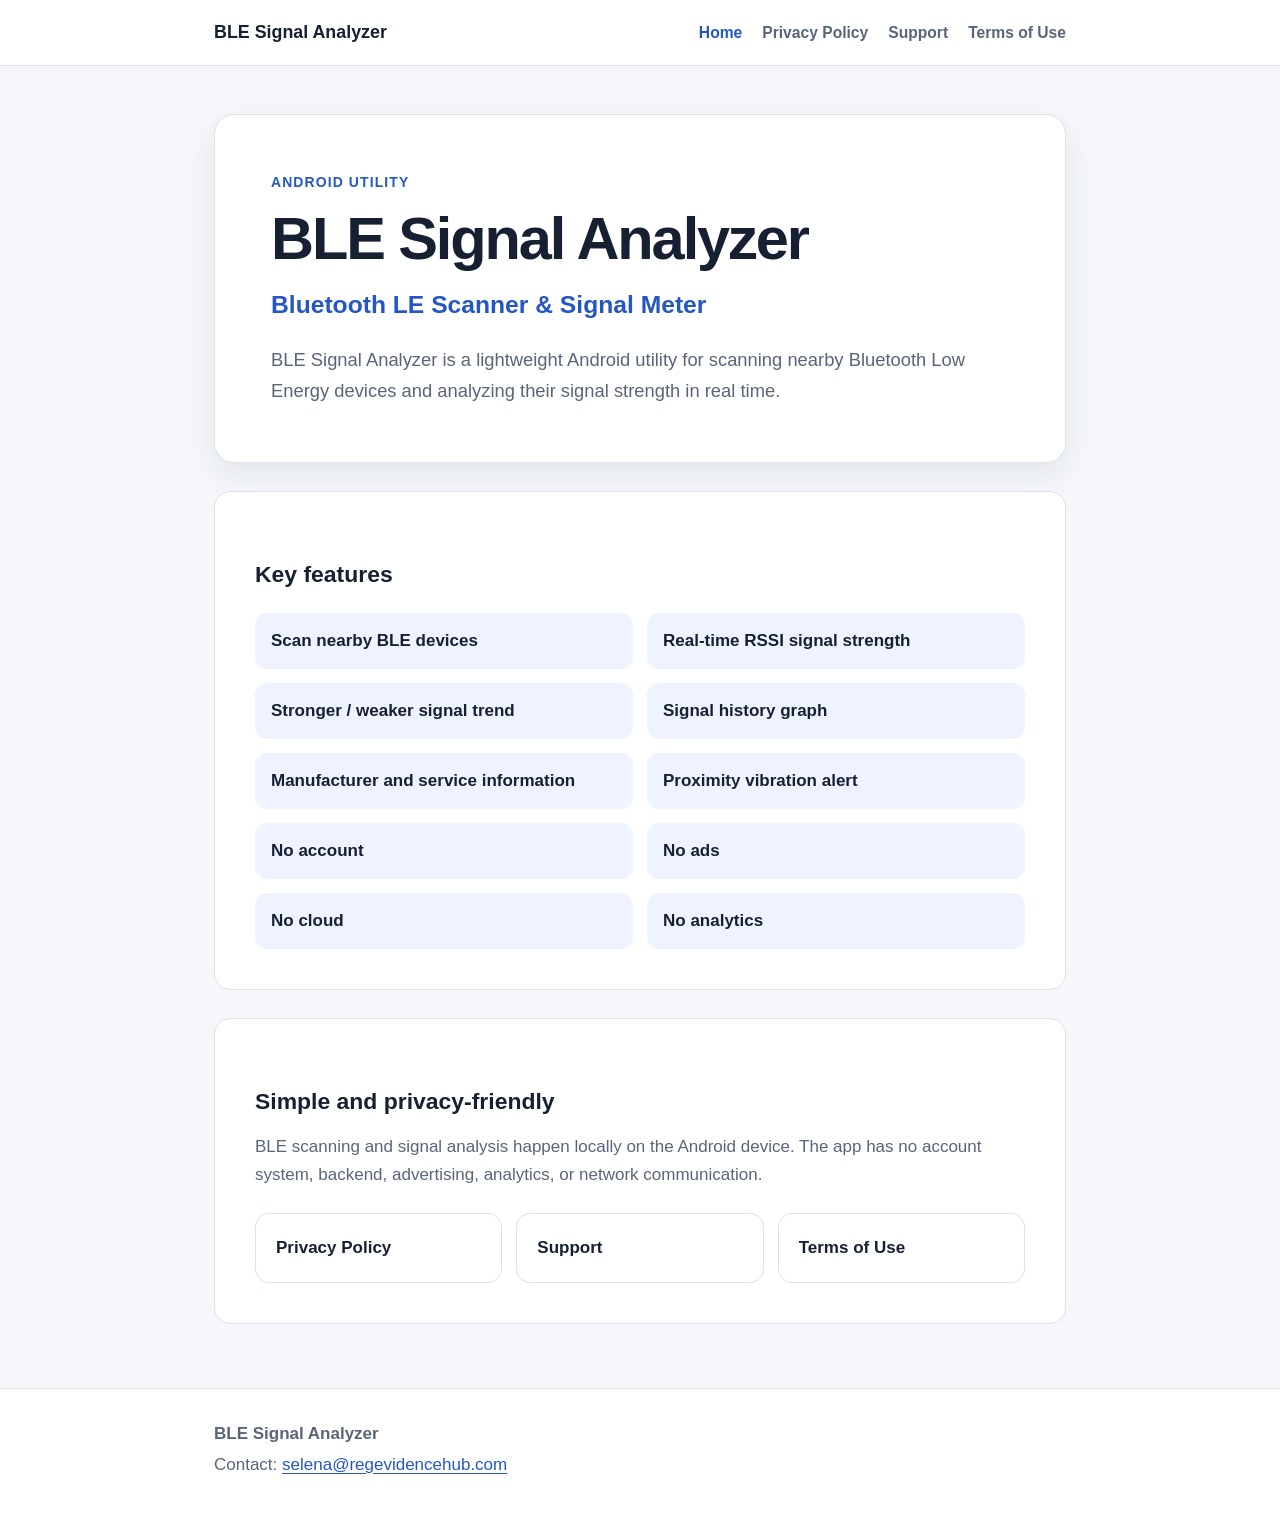
<file: docs/index.html>
<!doctype html>
<html lang="en">
<head>
    <meta charset="utf-8">
    <meta name="viewport" content="width=device-width, initial-scale=1">
    <meta name="description" content="BLE Signal Analyzer is a local Android utility for scanning nearby Bluetooth Low Energy devices and analyzing relative RSSI changes.">
    <title>BLE Signal Analyzer</title>
    <link rel="stylesheet" href="style.css">
</head>
<body>
    <header class="site-header">
        <div class="nav-wrap">
            <a class="brand" href="index.html">BLE Signal Analyzer</a>
            <nav class="site-nav" aria-label="Primary navigation">
                <a href="index.html" aria-current="page">Home</a>
                <a href="privacy.html">Privacy Policy</a>
                <a href="support.html">Support</a>
                <a href="terms.html">Terms of Use</a>
            </nav>
        </div>
    </header>

    <main>
        <section class="hero">
            <p class="eyebrow">Android utility</p>
            <h1>BLE Signal Analyzer</h1>
            <p class="subtitle">Bluetooth LE Scanner &amp; Signal Meter</p>
            <p class="lead">BLE Signal Analyzer is a lightweight Android utility for scanning nearby Bluetooth Low Energy devices and analyzing their signal strength in real time.</p>
        </section>

        <section class="content-card" aria-labelledby="features-title">
            <h2 id="features-title">Key features</h2>
            <ul class="feature-grid">
                <li>Scan nearby BLE devices</li>
                <li>Real-time RSSI signal strength</li>
                <li>Stronger / weaker signal trend</li>
                <li>Signal history graph</li>
                <li>Manufacturer and service information</li>
                <li>Proximity vibration alert</li>
                <li>No account</li>
                <li>No ads</li>
                <li>No cloud</li>
                <li>No analytics</li>
            </ul>
        </section>

        <section class="content-card" aria-labelledby="privacy-title">
            <h2 id="privacy-title">Simple and privacy-friendly</h2>
            <p>BLE scanning and signal analysis happen locally on the Android device. The app has no account system, backend, advertising, analytics, or network communication.</p>
            <div class="page-links">
                <a class="page-link" href="privacy.html">Privacy Policy</a>
                <a class="page-link" href="support.html">Support</a>
                <a class="page-link" href="terms.html">Terms of Use</a>
            </div>
        </section>
    </main>

    <footer class="site-footer">
        <div class="footer-wrap">
            <p><strong>BLE Signal Analyzer</strong></p>
            <p>Contact: <a href="mailto:selena@regevidencehub.com">selena@regevidencehub.com</a></p>
        </div>
    </footer>
</body>
</html>
</file>
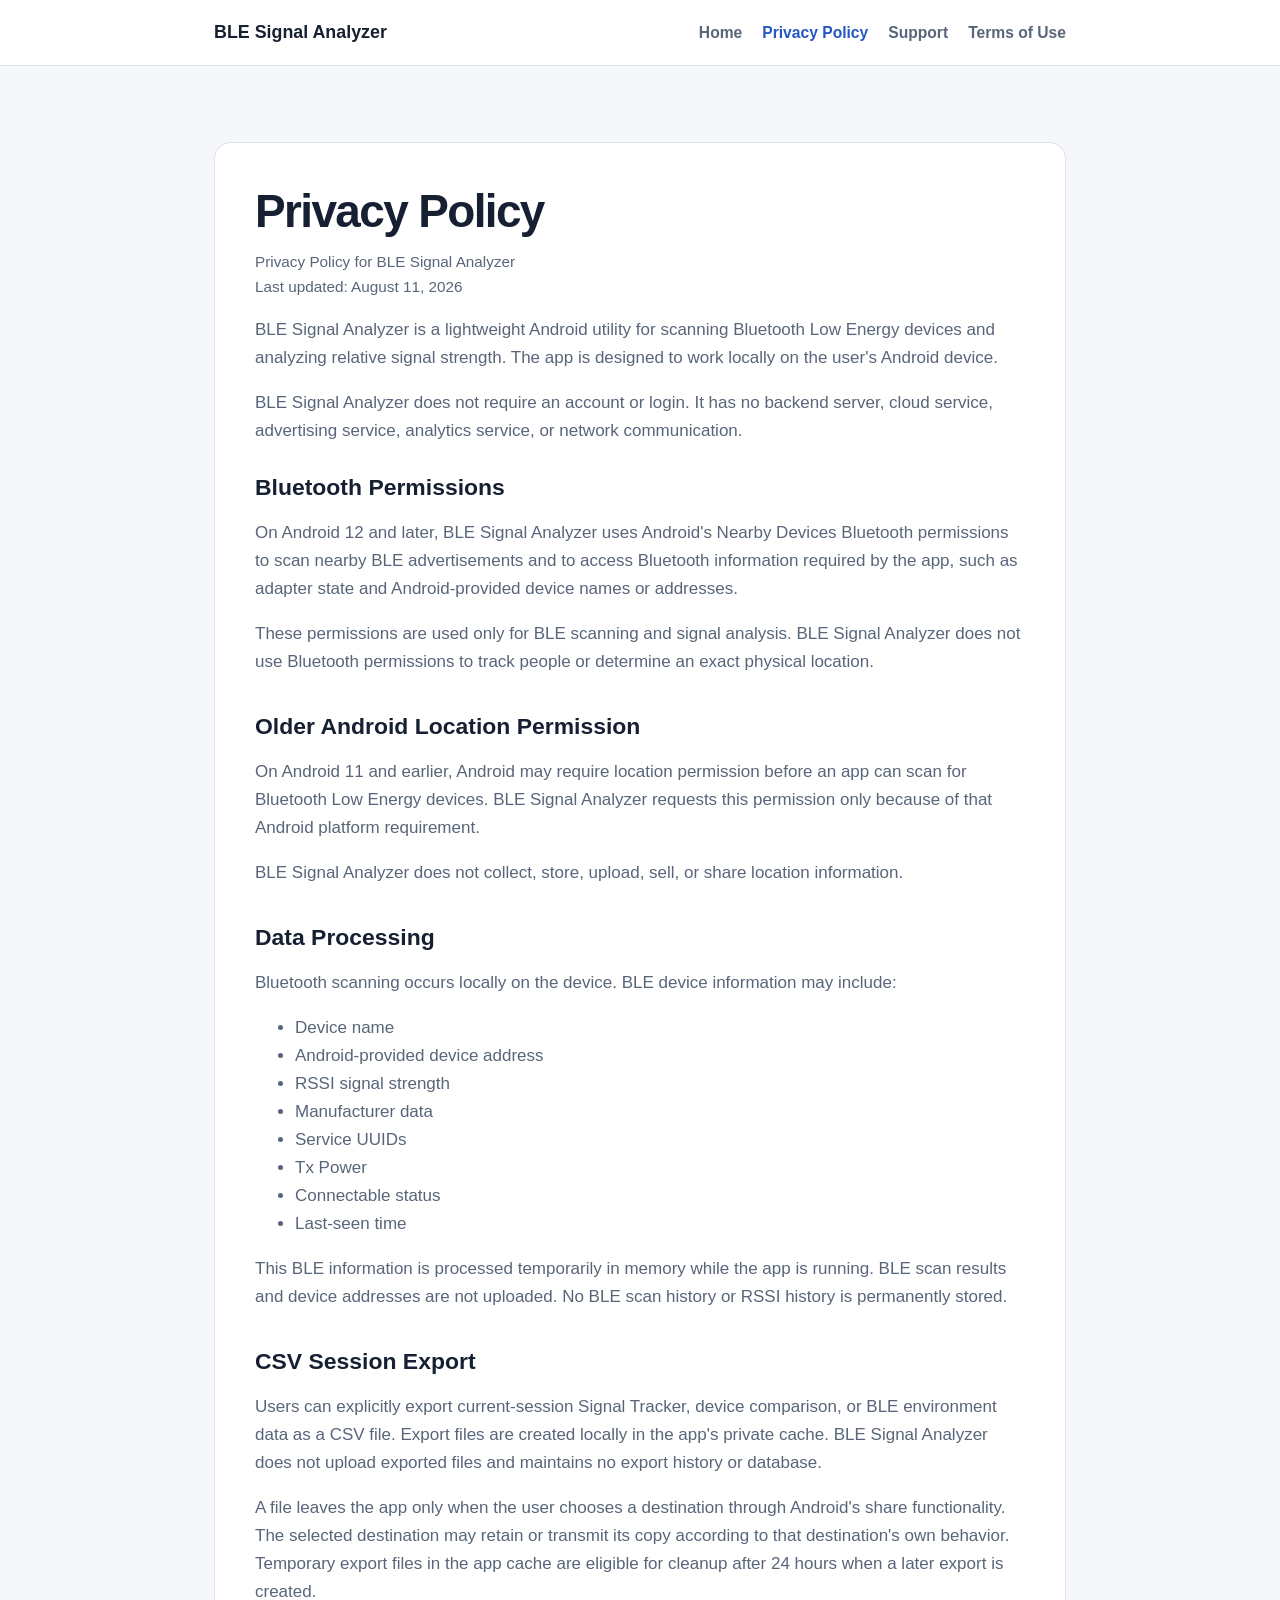
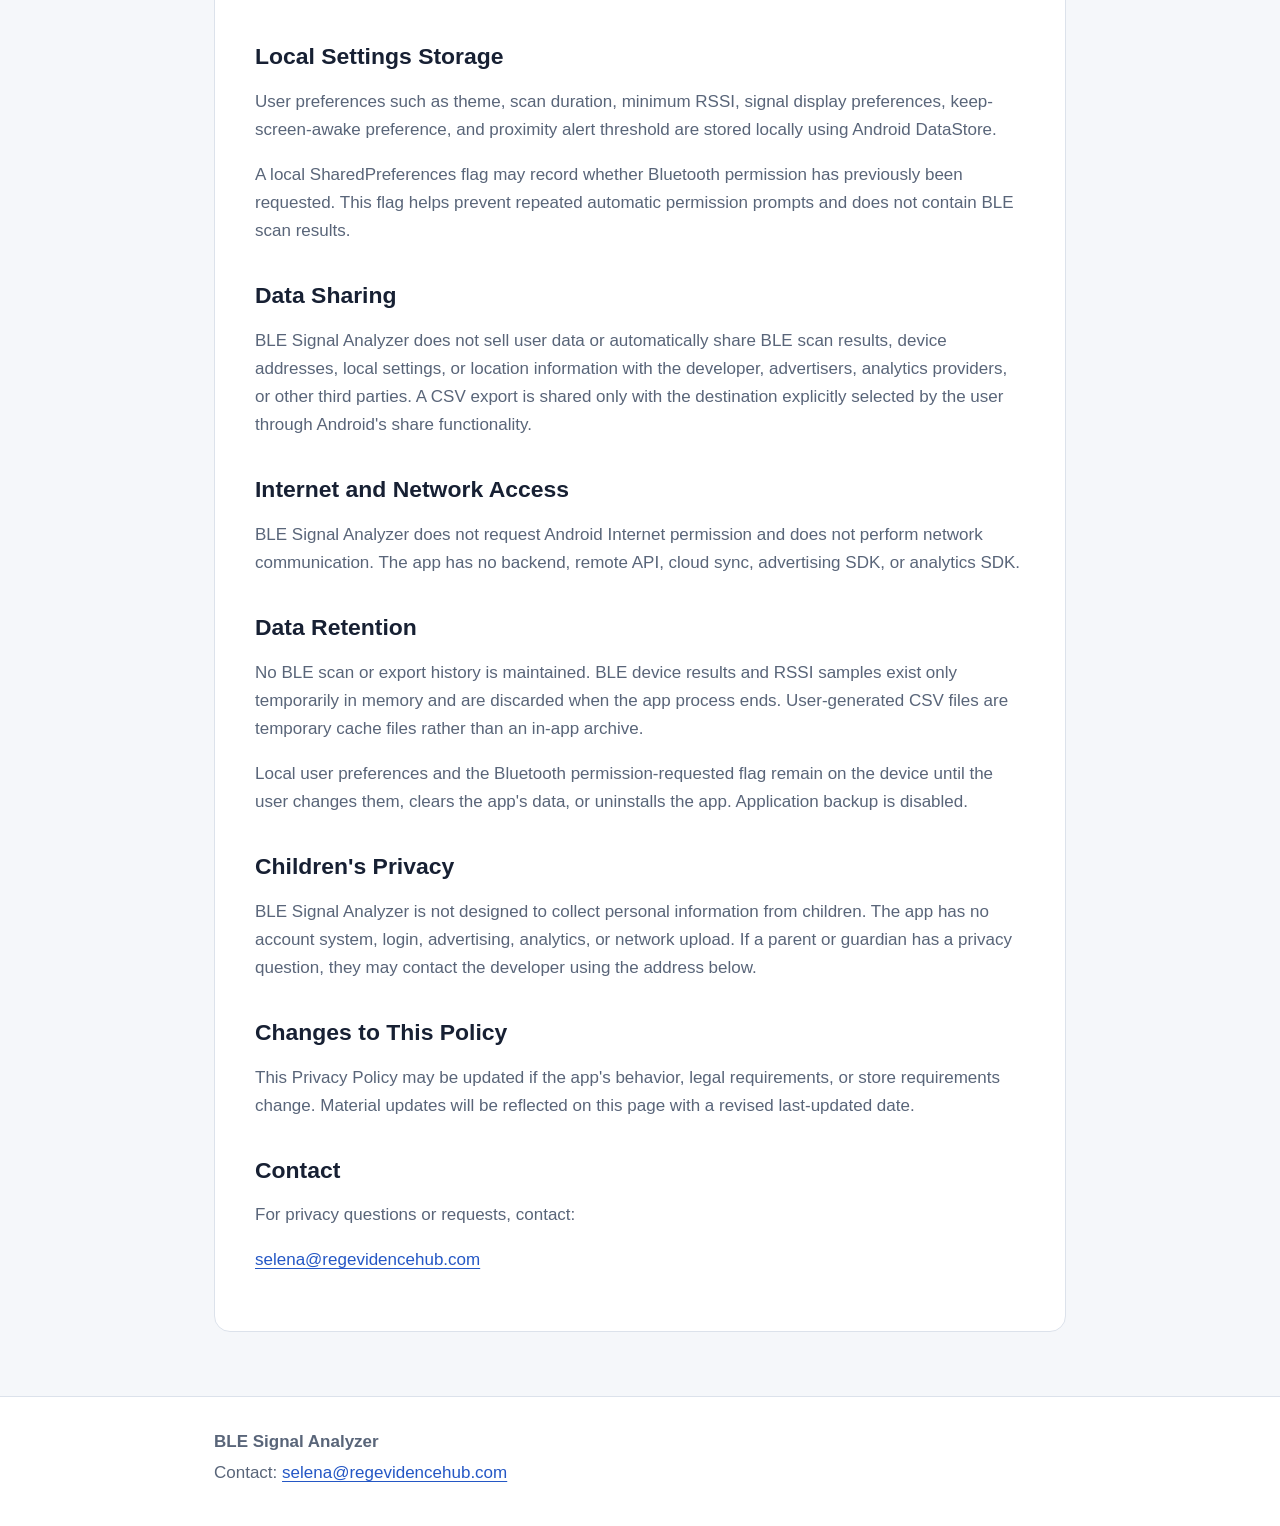
<file: docs/privacy.html>
<!doctype html>
<html lang="en">
<head>
    <meta charset="utf-8">
    <meta name="viewport" content="width=device-width, initial-scale=1">
    <meta name="description" content="Privacy Policy for BLE Signal Analyzer.">
    <title>Privacy Policy - BLE Signal Analyzer</title>
    <link rel="stylesheet" href="style.css">
</head>
<body>
    <header class="site-header">
        <div class="nav-wrap">
            <a class="brand" href="index.html">BLE Signal Analyzer</a>
            <nav class="site-nav" aria-label="Primary navigation">
                <a href="index.html">Home</a>
                <a href="privacy.html" aria-current="page">Privacy Policy</a>
                <a href="support.html">Support</a>
                <a href="terms.html">Terms of Use</a>
            </nav>
        </div>
    </header>

    <main>
        <article class="content-card">
            <h1>Privacy Policy</h1>
            <p class="meta">Privacy Policy for BLE Signal Analyzer<br>Last updated: August 11, 2026</p>

            <p>BLE Signal Analyzer is a lightweight Android utility for scanning Bluetooth Low Energy devices and analyzing relative signal strength. The app is designed to work locally on the user's Android device.</p>

            <p>BLE Signal Analyzer does not require an account or login. It has no backend server, cloud service, advertising service, analytics service, or network communication.</p>

            <h2>Bluetooth Permissions</h2>
            <p>On Android 12 and later, BLE Signal Analyzer uses Android's Nearby Devices Bluetooth permissions to scan nearby BLE advertisements and to access Bluetooth information required by the app, such as adapter state and Android-provided device names or addresses.</p>
            <p>These permissions are used only for BLE scanning and signal analysis. BLE Signal Analyzer does not use Bluetooth permissions to track people or determine an exact physical location.</p>

            <h2>Older Android Location Permission</h2>
            <p>On Android 11 and earlier, Android may require location permission before an app can scan for Bluetooth Low Energy devices. BLE Signal Analyzer requests this permission only because of that Android platform requirement.</p>
            <p>BLE Signal Analyzer does not collect, store, upload, sell, or share location information.</p>

            <h2>Data Processing</h2>
            <p>Bluetooth scanning occurs locally on the device. BLE device information may include:</p>
            <ul>
                <li>Device name</li>
                <li>Android-provided device address</li>
                <li>RSSI signal strength</li>
                <li>Manufacturer data</li>
                <li>Service UUIDs</li>
                <li>Tx Power</li>
                <li>Connectable status</li>
                <li>Last-seen time</li>
            </ul>
            <p>This BLE information is processed temporarily in memory while the app is running. BLE scan results and device addresses are not uploaded. No BLE scan history or RSSI history is permanently stored.</p>

            <h2>CSV Session Export</h2>
            <p>Users can explicitly export current-session Signal Tracker, device comparison, or BLE environment data as a CSV file. Export files are created locally in the app's private cache. BLE Signal Analyzer does not upload exported files and maintains no export history or database.</p>
            <p>A file leaves the app only when the user chooses a destination through Android's share functionality. The selected destination may retain or transmit its copy according to that destination's own behavior. Temporary export files in the app cache are eligible for cleanup after 24 hours when a later export is created.</p>

            <h2>Local Settings Storage</h2>
            <p>User preferences such as theme, scan duration, minimum RSSI, signal display preferences, keep-screen-awake preference, and proximity alert threshold are stored locally using Android DataStore.</p>
            <p>A local SharedPreferences flag may record whether Bluetooth permission has previously been requested. This flag helps prevent repeated automatic permission prompts and does not contain BLE scan results.</p>

            <h2>Data Sharing</h2>
            <p>BLE Signal Analyzer does not sell user data or automatically share BLE scan results, device addresses, local settings, or location information with the developer, advertisers, analytics providers, or other third parties. A CSV export is shared only with the destination explicitly selected by the user through Android's share functionality.</p>

            <h2>Internet and Network Access</h2>
            <p>BLE Signal Analyzer does not request Android Internet permission and does not perform network communication. The app has no backend, remote API, cloud sync, advertising SDK, or analytics SDK.</p>

            <h2>Data Retention</h2>
            <p>No BLE scan or export history is maintained. BLE device results and RSSI samples exist only temporarily in memory and are discarded when the app process ends. User-generated CSV files are temporary cache files rather than an in-app archive.</p>
            <p>Local user preferences and the Bluetooth permission-requested flag remain on the device until the user changes them, clears the app's data, or uninstalls the app. Application backup is disabled.</p>

            <h2>Children's Privacy</h2>
            <p>BLE Signal Analyzer is not designed to collect personal information from children. The app has no account system, login, advertising, analytics, or network upload. If a parent or guardian has a privacy question, they may contact the developer using the address below.</p>

            <h2>Changes to This Policy</h2>
            <p>This Privacy Policy may be updated if the app's behavior, legal requirements, or store requirements change. Material updates will be reflected on this page with a revised last-updated date.</p>

            <h2>Contact</h2>
            <p>For privacy questions or requests, contact:</p>
            <p><a href="mailto:selena@regevidencehub.com">selena@regevidencehub.com</a></p>
        </article>
    </main>

    <footer class="site-footer">
        <div class="footer-wrap">
            <p><strong>BLE Signal Analyzer</strong></p>
            <p>Contact: <a href="mailto:selena@regevidencehub.com">selena@regevidencehub.com</a></p>
        </div>
    </footer>
</body>
</html>
</file>
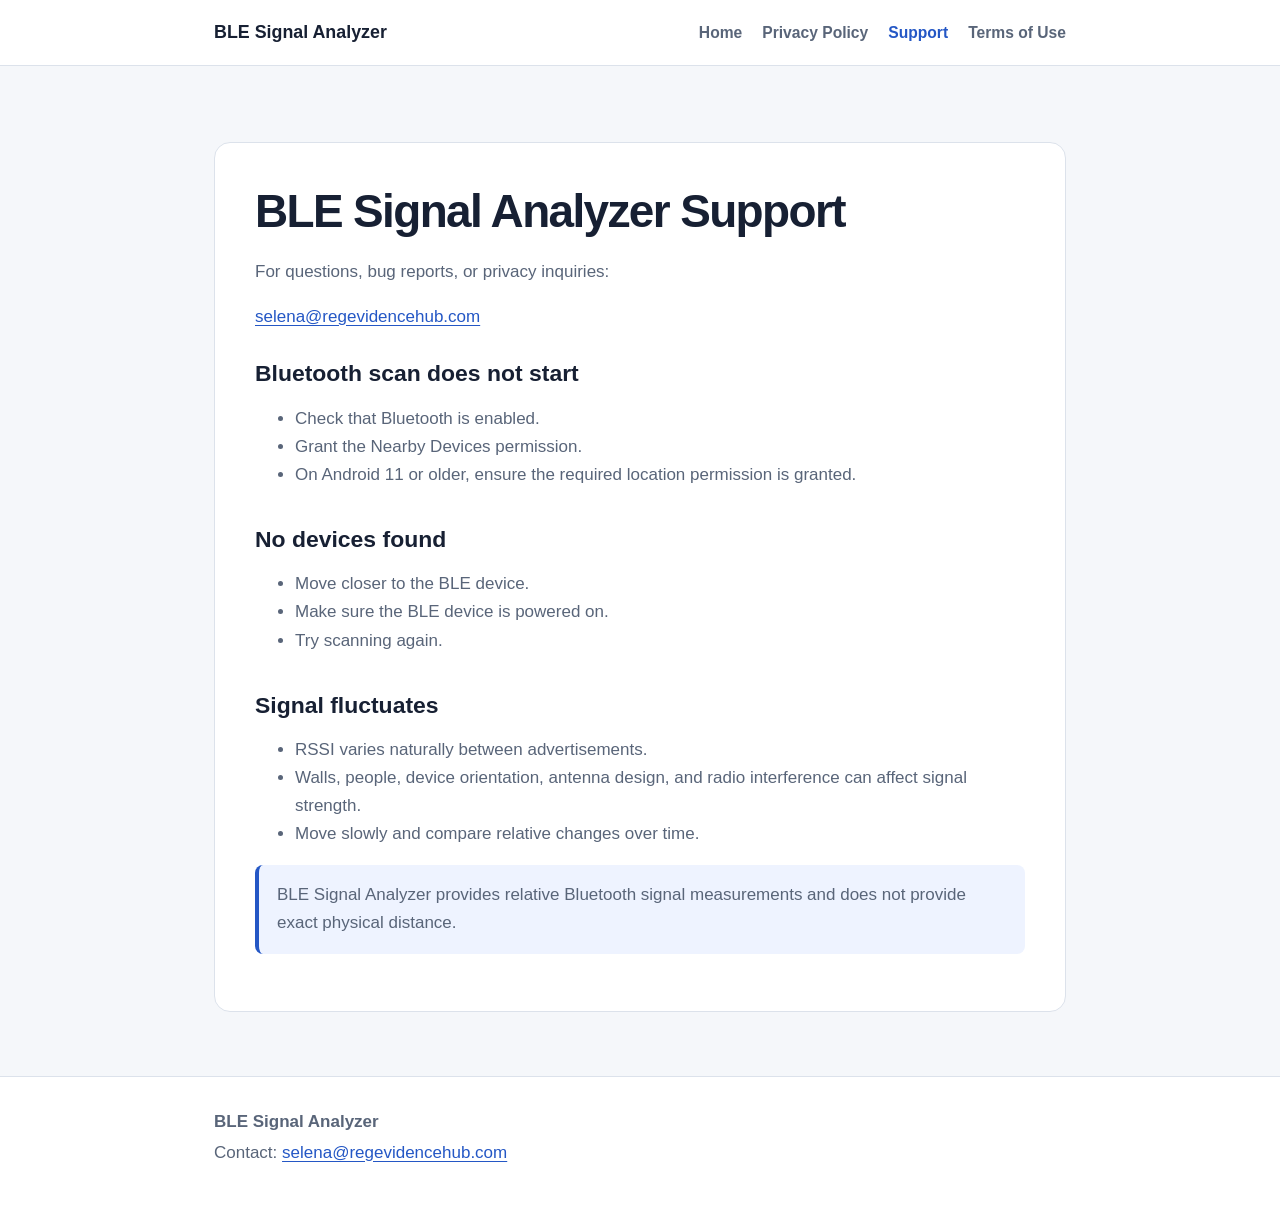
<file: docs/support.html>
<!doctype html>
<html lang="en">
<head>
    <meta charset="utf-8">
    <meta name="viewport" content="width=device-width, initial-scale=1">
    <meta name="description" content="Support and troubleshooting for BLE Signal Analyzer.">
    <title>Support - BLE Signal Analyzer</title>
    <link rel="stylesheet" href="style.css">
</head>
<body>
    <header class="site-header">
        <div class="nav-wrap">
            <a class="brand" href="index.html">BLE Signal Analyzer</a>
            <nav class="site-nav" aria-label="Primary navigation">
                <a href="index.html">Home</a>
                <a href="privacy.html">Privacy Policy</a>
                <a href="support.html" aria-current="page">Support</a>
                <a href="terms.html">Terms of Use</a>
            </nav>
        </div>
    </header>

    <main>
        <article class="content-card">
            <h1>BLE Signal Analyzer Support</h1>
            <p>For questions, bug reports, or privacy inquiries:</p>
            <p><a href="mailto:selena@regevidencehub.com">selena@regevidencehub.com</a></p>

            <h2>Bluetooth scan does not start</h2>
            <ul>
                <li>Check that Bluetooth is enabled.</li>
                <li>Grant the Nearby Devices permission.</li>
                <li>On Android 11 or older, ensure the required location permission is granted.</li>
            </ul>

            <h2>No devices found</h2>
            <ul>
                <li>Move closer to the BLE device.</li>
                <li>Make sure the BLE device is powered on.</li>
                <li>Try scanning again.</li>
            </ul>

            <h2>Signal fluctuates</h2>
            <ul>
                <li>RSSI varies naturally between advertisements.</li>
                <li>Walls, people, device orientation, antenna design, and radio interference can affect signal strength.</li>
                <li>Move slowly and compare relative changes over time.</li>
            </ul>

            <p class="notice">BLE Signal Analyzer provides relative Bluetooth signal measurements and does not provide exact physical distance.</p>
        </article>
    </main>

    <footer class="site-footer">
        <div class="footer-wrap">
            <p><strong>BLE Signal Analyzer</strong></p>
            <p>Contact: <a href="mailto:selena@regevidencehub.com">selena@regevidencehub.com</a></p>
        </div>
    </footer>
</body>
</html>
</file>
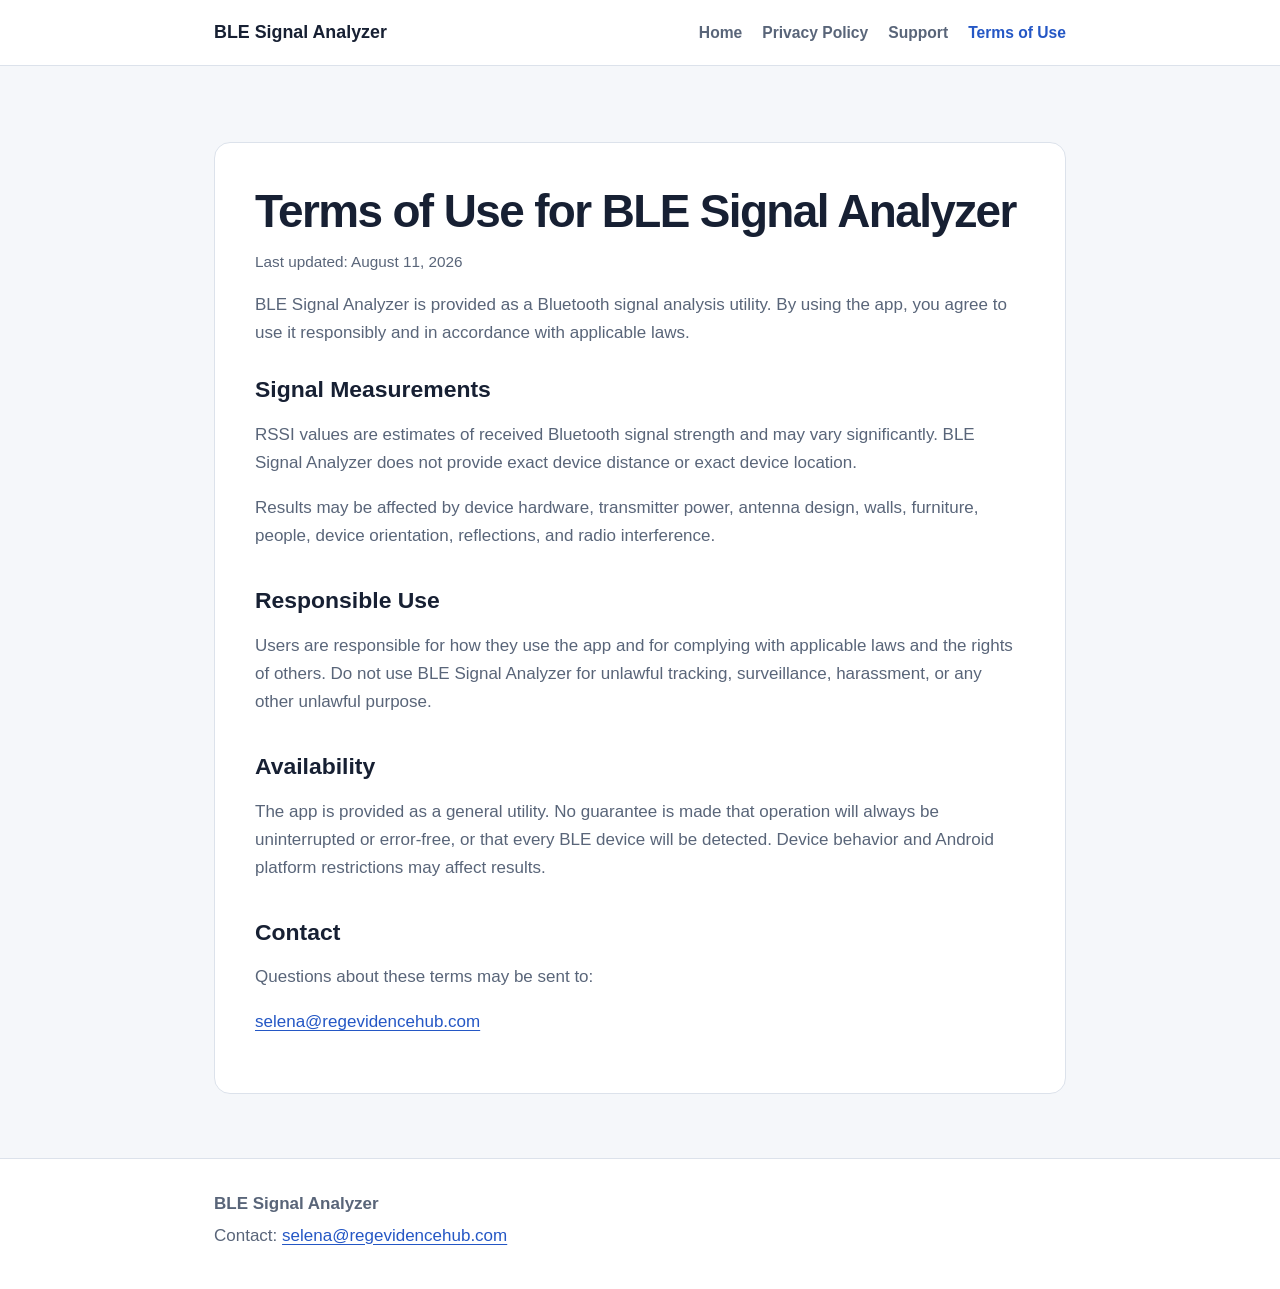
<file: docs/terms.html>
<!doctype html>
<html lang="en">
<head>
    <meta charset="utf-8">
    <meta name="viewport" content="width=device-width, initial-scale=1">
    <meta name="description" content="Terms of Use for BLE Signal Analyzer.">
    <title>Terms of Use - BLE Signal Analyzer</title>
    <link rel="stylesheet" href="style.css">
</head>
<body>
    <header class="site-header">
        <div class="nav-wrap">
            <a class="brand" href="index.html">BLE Signal Analyzer</a>
            <nav class="site-nav" aria-label="Primary navigation">
                <a href="index.html">Home</a>
                <a href="privacy.html">Privacy Policy</a>
                <a href="support.html">Support</a>
                <a href="terms.html" aria-current="page">Terms of Use</a>
            </nav>
        </div>
    </header>

    <main>
        <article class="content-card">
            <h1>Terms of Use for BLE Signal Analyzer</h1>
            <p class="meta">Last updated: August 11, 2026</p>

            <p>BLE Signal Analyzer is provided as a Bluetooth signal analysis utility. By using the app, you agree to use it responsibly and in accordance with applicable laws.</p>

            <h2>Signal Measurements</h2>
            <p>RSSI values are estimates of received Bluetooth signal strength and may vary significantly. BLE Signal Analyzer does not provide exact device distance or exact device location.</p>
            <p>Results may be affected by device hardware, transmitter power, antenna design, walls, furniture, people, device orientation, reflections, and radio interference.</p>

            <h2>Responsible Use</h2>
            <p>Users are responsible for how they use the app and for complying with applicable laws and the rights of others. Do not use BLE Signal Analyzer for unlawful tracking, surveillance, harassment, or any other unlawful purpose.</p>

            <h2>Availability</h2>
            <p>The app is provided as a general utility. No guarantee is made that operation will always be uninterrupted or error-free, or that every BLE device will be detected. Device behavior and Android platform restrictions may affect results.</p>

            <h2>Contact</h2>
            <p>Questions about these terms may be sent to:</p>
            <p><a href="mailto:selena@regevidencehub.com">selena@regevidencehub.com</a></p>
        </article>
    </main>

    <footer class="site-footer">
        <div class="footer-wrap">
            <p><strong>BLE Signal Analyzer</strong></p>
            <p>Contact: <a href="mailto:selena@regevidencehub.com">selena@regevidencehub.com</a></p>
        </div>
    </footer>
</body>
</html>
</file>
<file: docs/style.css>
:root {
    color-scheme: light;
    --background: #f5f7fa;
    --surface: #ffffff;
    --text: #172033;
    --muted: #596579;
    --primary: #2457c5;
    --primary-dark: #173c91;
    --border: #dce2eb;
    --soft: #eef3ff;
    --shadow: 0 12px 32px rgba(23, 32, 51, 0.08);
}

* {
    box-sizing: border-box;
}

html {
    background: var(--background);
    color: var(--text);
    font-family: -apple-system, BlinkMacSystemFont, "Segoe UI", Roboto, Helvetica, Arial, sans-serif;
    font-size: 17px;
    line-height: 1.65;
}

body {
    margin: 0;
}

a {
    color: var(--primary);
    text-underline-offset: 0.18em;
}

a:hover {
    color: var(--primary-dark);
}

a:focus-visible {
    border-radius: 4px;
    outline: 3px solid rgba(36, 87, 197, 0.3);
    outline-offset: 3px;
}

.site-header {
    background: var(--surface);
    border-bottom: 1px solid var(--border);
}

.nav-wrap {
    align-items: center;
    display: flex;
    gap: 24px;
    justify-content: space-between;
    margin: 0 auto;
    max-width: 900px;
    padding: 18px 24px;
}

.brand {
    color: var(--text);
    font-size: 1.05rem;
    font-weight: 700;
    text-decoration: none;
}

.site-nav {
    display: flex;
    flex-wrap: wrap;
    gap: 10px 20px;
}

.site-nav a {
    color: var(--muted);
    font-size: 0.92rem;
    font-weight: 600;
    text-decoration: none;
}

.site-nav a[aria-current="page"] {
    color: var(--primary);
}

main {
    margin: 0 auto;
    max-width: 900px;
    padding: 48px 24px 64px;
}

.hero {
    background: var(--surface);
    border: 1px solid var(--border);
    border-radius: 20px;
    box-shadow: var(--shadow);
    padding: clamp(28px, 6vw, 56px);
}

.eyebrow {
    color: var(--primary);
    font-size: 0.82rem;
    font-weight: 700;
    letter-spacing: 0.08em;
    margin: 0 0 8px;
    text-transform: uppercase;
}

h1,
h2,
h3 {
    line-height: 1.25;
}

h1 {
    font-size: clamp(2rem, 7vw, 3.5rem);
    letter-spacing: -0.035em;
    margin: 0;
}

.subtitle {
    color: var(--primary);
    font-size: clamp(1.15rem, 3vw, 1.45rem);
    font-weight: 650;
    margin: 8px 0 20px;
}

.lead {
    color: var(--muted);
    font-size: 1.08rem;
    margin: 0;
    max-width: 720px;
}

.content-card {
    background: var(--surface);
    border: 1px solid var(--border);
    border-radius: 16px;
    margin-top: 28px;
    padding: clamp(24px, 5vw, 40px);
}

.content-card h1 {
    font-size: clamp(1.9rem, 5vw, 2.7rem);
    margin-bottom: 8px;
}

.content-card h2 {
    font-size: 1.35rem;
    margin: 36px 0 10px;
}

.content-card h2:first-of-type {
    margin-top: 28px;
}

.content-card p,
.content-card li {
    color: var(--muted);
}

.content-card strong {
    color: var(--text);
}

.meta {
    color: var(--muted);
    font-size: 0.9rem;
    margin-top: 0;
}

.feature-grid {
    display: grid;
    gap: 14px;
    grid-template-columns: repeat(2, minmax(0, 1fr));
    list-style: none;
    margin: 24px 0 0;
    padding: 0;
}

.feature-grid li {
    background: var(--soft);
    border-radius: 12px;
    color: var(--text);
    font-weight: 600;
    padding: 14px 16px;
}

.page-links {
    display: grid;
    gap: 14px;
    grid-template-columns: repeat(3, minmax(0, 1fr));
    margin-top: 24px;
}

.page-link {
    background: var(--surface);
    border: 1px solid var(--border);
    border-radius: 14px;
    color: var(--text);
    display: block;
    font-weight: 700;
    padding: 20px;
    text-decoration: none;
}

.page-link:hover {
    border-color: var(--primary);
    color: var(--primary);
}

.notice {
    background: var(--soft);
    border-left: 4px solid var(--primary);
    border-radius: 8px;
    color: var(--text);
    padding: 16px 18px;
}

.site-footer {
    background: var(--surface);
    border-top: 1px solid var(--border);
}

.footer-wrap {
    color: var(--muted);
    margin: 0 auto;
    max-width: 900px;
    padding: 28px 24px 36px;
}

.footer-wrap p {
    margin: 3px 0;
}

@media (max-width: 680px) {
    .nav-wrap {
        align-items: flex-start;
        flex-direction: column;
        gap: 12px;
    }

    .site-nav {
        gap: 8px 16px;
    }

    main {
        padding-top: 28px;
    }

    .feature-grid,
    .page-links {
        grid-template-columns: 1fr;
    }
}
</file>
